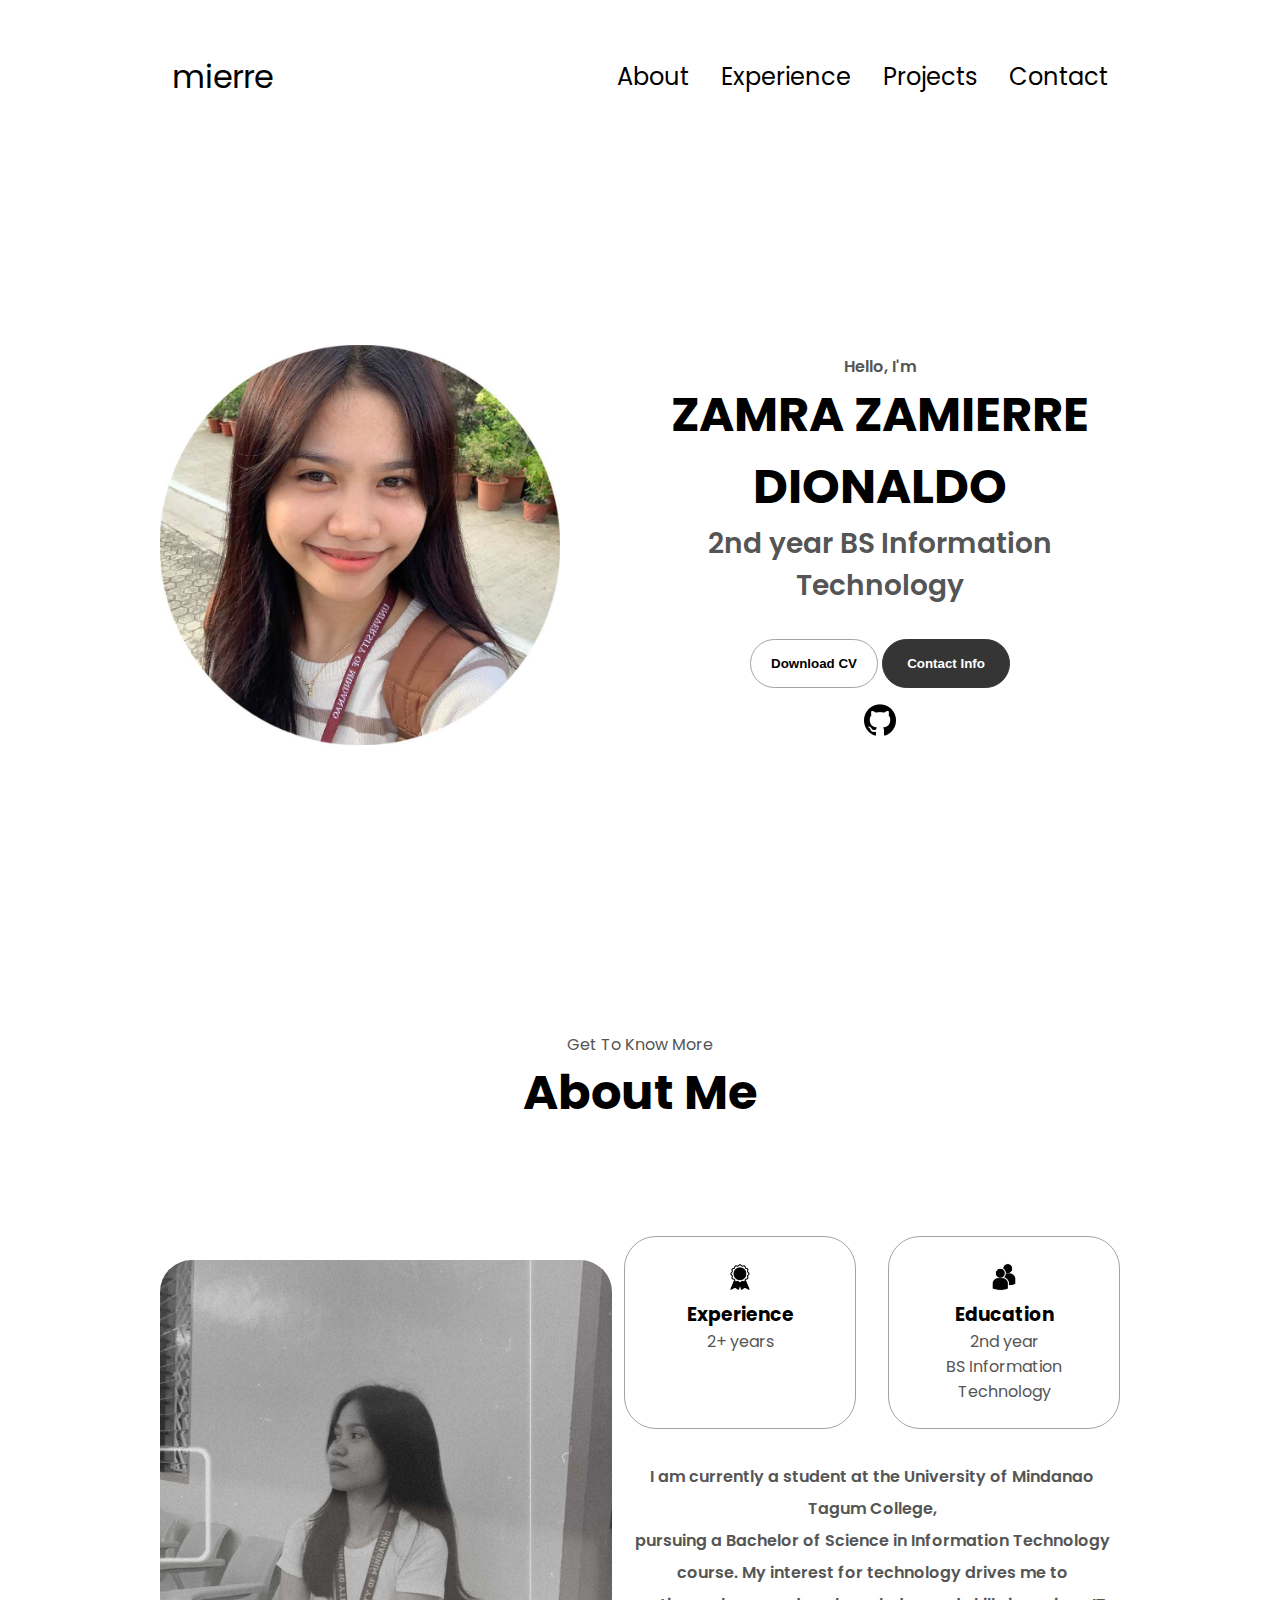
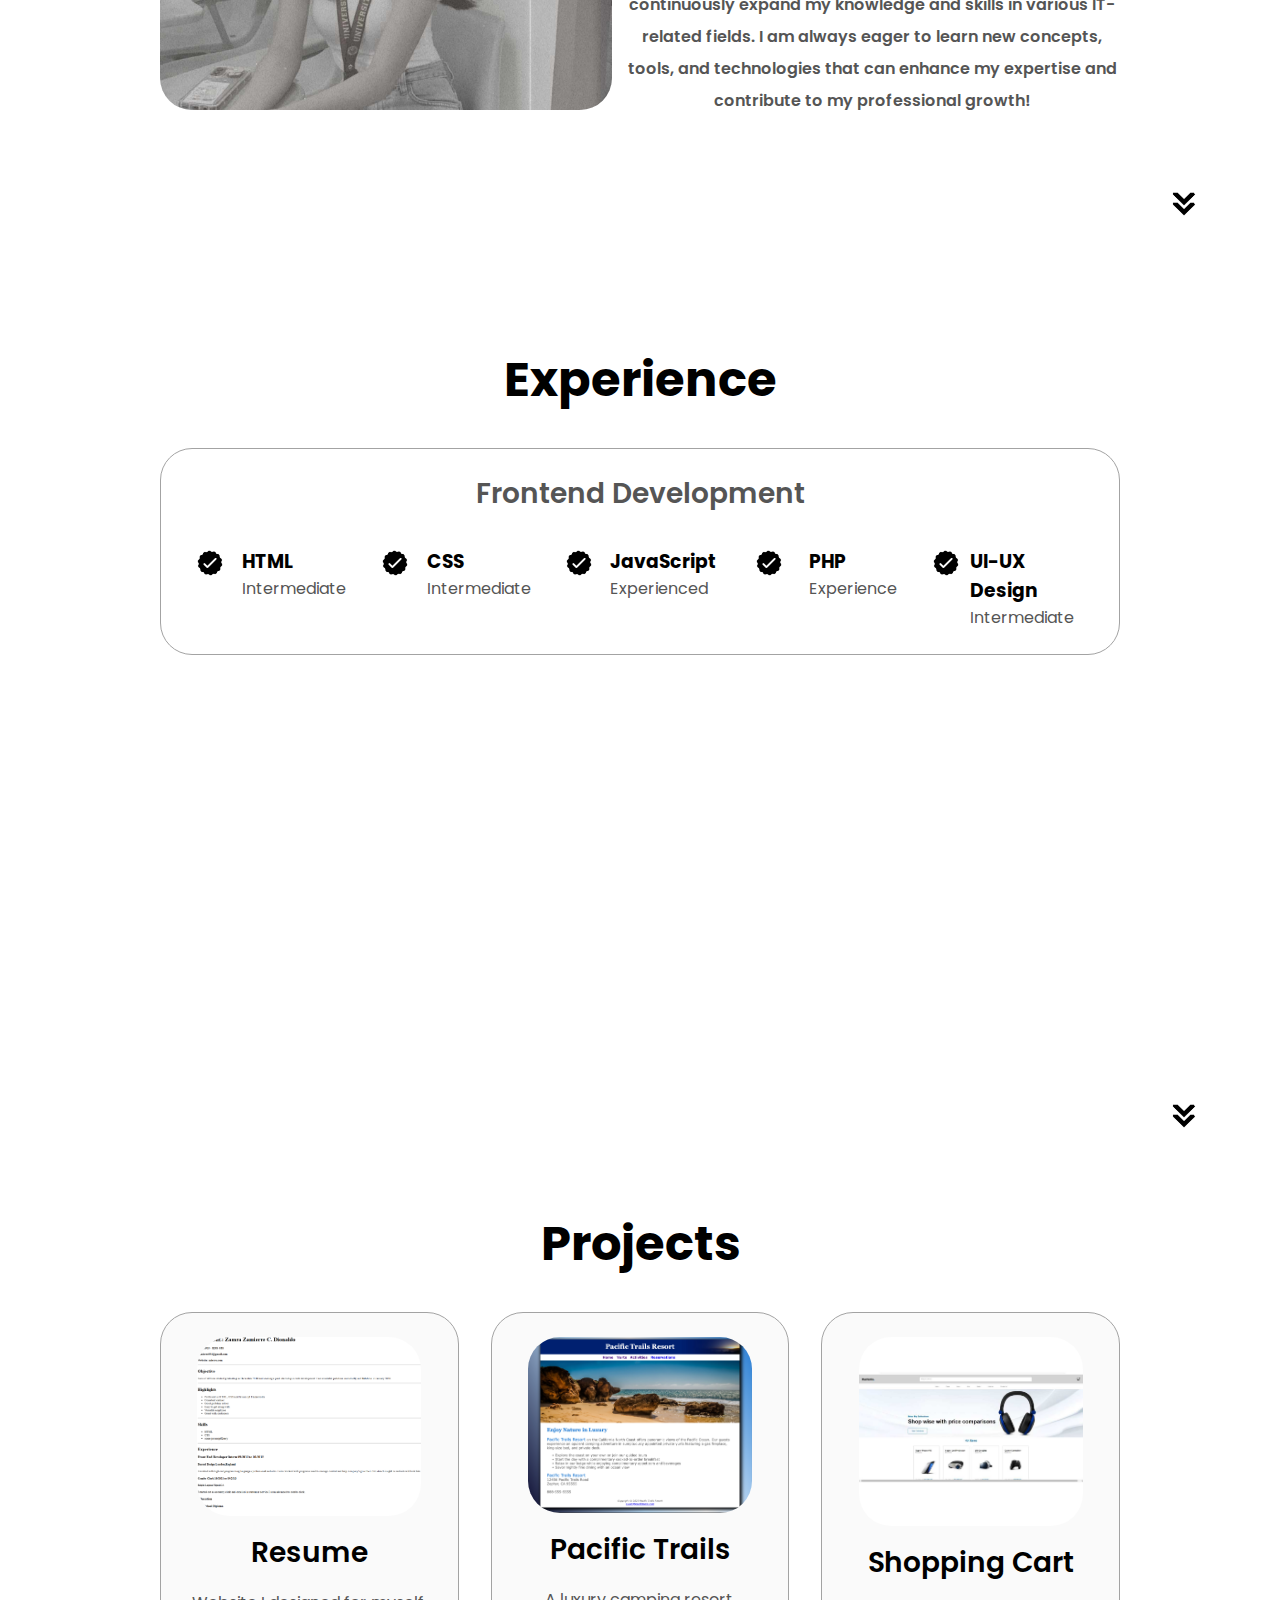
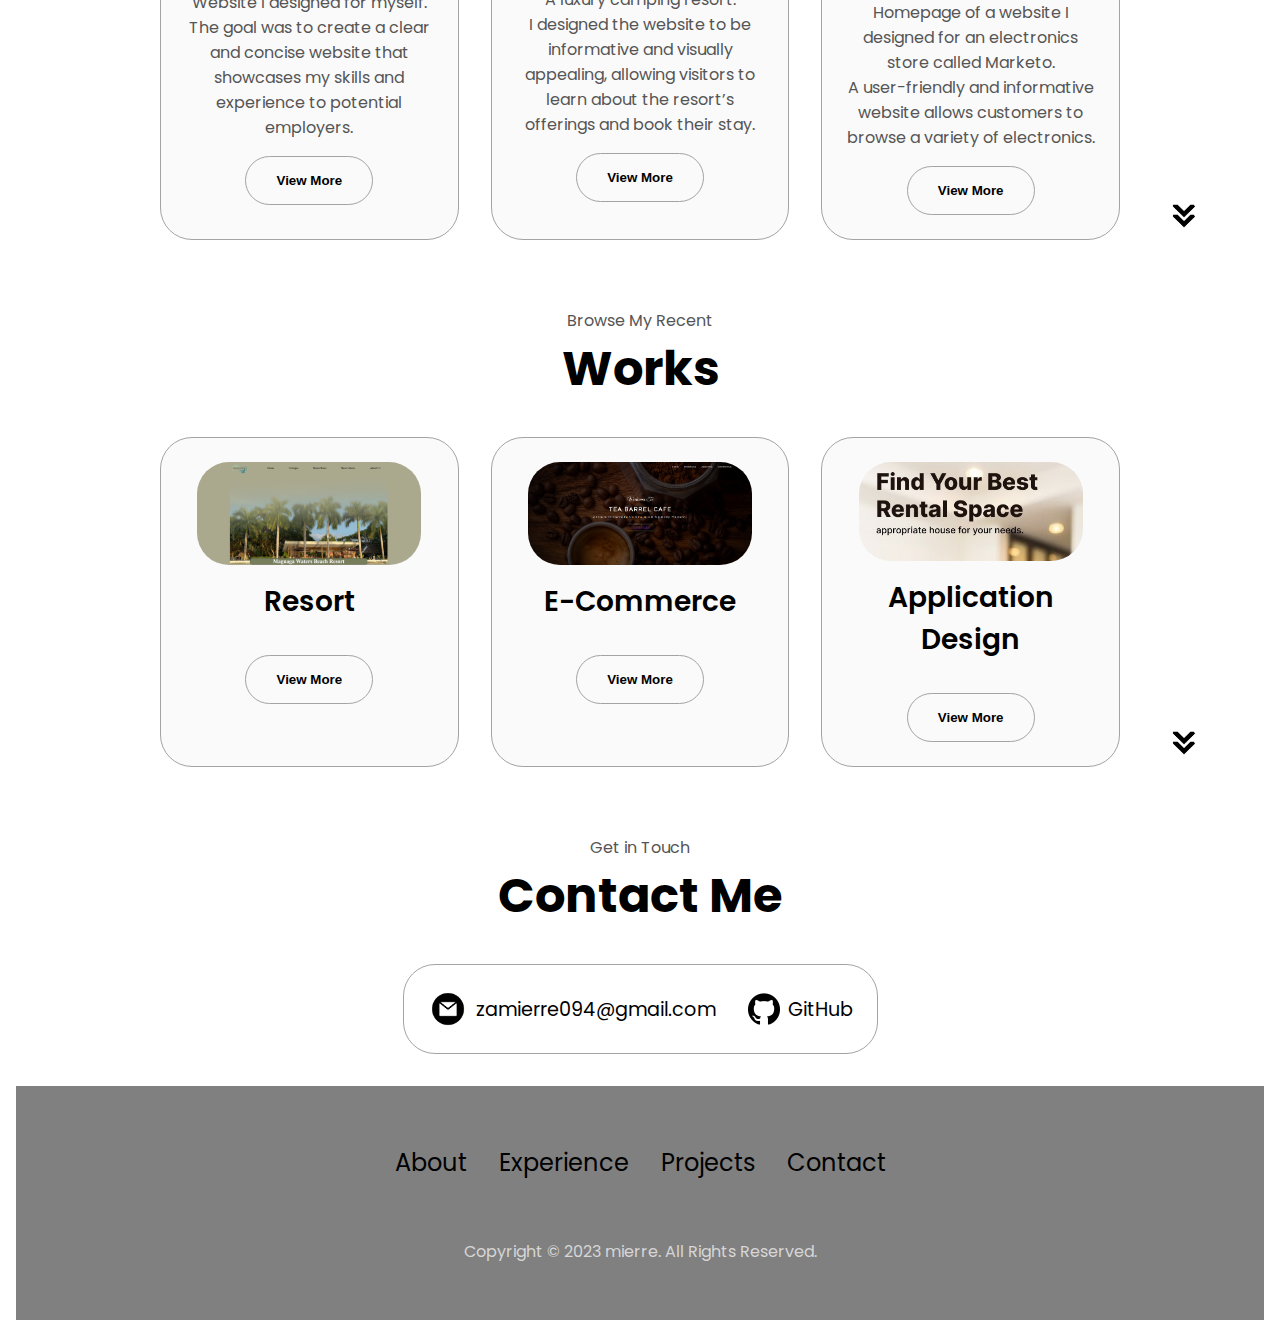
<file: index.html>
<!DOCTYPE html>
<html lang="en">
  <head>
    <meta charset="UTF-8" />
    <meta http-equiv="X-UA-Compatible" content="IE=edge" />
    <meta name="viewport" content="width=device-width, initial-scale=1.0" />
    <title>My Portfolio</title>
    <link rel="stylesheet" href="style.css" />
    <link rel="stylesheet" href="mediaqueries.css" />
  </head>
  <body>
    <nav id="desktop-nav">
      <div class="logo">mierre</div>
      <div>
        <ul class="nav-links">
          <li><a href="#about">About</a></li>
          <li><a href="#experience">Experience</a></li>
          <li><a href="#projects">Projects</a></li>
          <li><a href="#contact">Contact</a></li>
        </ul>
      </div>
    </nav>
    <nav id="hamburger-nav">
      <div class="logo">mierre</div>
      <div class="hamburger-menu">
        <div class="hamburger-icon" onclick="toggleMenu()">
          <span></span>
          <span></span>
          <span></span>
        </div>
        <div class="menu-links">
          <li><a href="#about" onclick="toggleMenu()">About</a></li>
          <li><a href="#experience" onclick="toggleMenu()">Experience</a></li>
          <li><a href="#projects" onclick="toggleMenu()">Projects</a></li>
          <li><a href="#contact" onclick="toggleMenu()">Contact</a></li>
        </div>
      </div>
    </nav>
    <section id="profile">
      <div class="section__pic-container">
        <img src="./assets/pp.jpg" alt="zam" />
      </div>
      <div class="section__text">
        <p class="section__text__p1">Hello, I'm</p>
        <h1 class="title">ZAMRA ZAMIERRE DIONALDO</h1>
        <p class="section__text__p2">2nd year BS Information Technology</p>
        <div class="btn-container">
          <button
                class="btn btn-color-2 project-btn"
              > <a href="/assets/resume.pdf">Download CV</a>
              </button>
          <button class="btn btn-color-1" onclick="location.href='./#contact'">
            Contact Info
          </button>
        </div>
        <div id="socials-container">
          <img
            src="./assets/github.png"
            alt="My Github profile"
            class="icon"
            onclick="location.href='https://github.com/dionaldozam'"
          />
        </div>
      </div>
    </section>
    <section id="about">
      <p class="section__text__p1">Get To Know More</p>
      <h1 class="title">About Me</h1>
      <div class="section-container">
        <div class="section__pic-container">
          <img
            src="./assets/abt1-pic.jpg"
            alt="Profile picture"
            class="about-pic"
          />
        </div>
        <div class="about-details-container">
          <div class="about-containers">
            <div class="details-container">
              <img
                src="./assets/experience.png"
                alt="Experience icon"
                class="icon"
              />
              <h3>Experience</h3>
              <p>2+ years <br /></p>
            </div>
            <div class="details-container">
              <img
                src="./assets/education.png"
                alt="Education icon"
                class="icon"
              />
              <h3>Education</h3>
              <p>2nd year <br /> BS Information Technology</p>
            </div>
          </div>
          <div class="text-container1">
            <p>
             I am currently a student at the University of Mindanao Tagum College, <br>
               pursuing a Bachelor of Science in Information Technology course.  My interest for technology drives me to continuously expand my knowledge and skills in various IT-related fields. 
              I am always eager to learn new concepts, tools, and technologies that can enhance my expertise and contribute to my professional growth!
             

            </p>
          </div>
        </div>
      </div>
      <img
        src="./assets/arrow.png"
        alt="Arrow icon"
        class="icon arrow"
        onclick="location.href='./#experience'"
      />
    </section>
    <section id="experience">
      
      <h1 class="title">Experience</h1>
      <div class="experience-details-container">
        <div class="about-containers">
          <div class="details-container">
            <h2 class="experience-sub-title">Frontend Development</h2>
           
            <div class="article-container">
              <article>
                <img
                  src="./assets/checkmark.png"
                  alt="Experience icon"
                  class="icon"
                />
                <div>
                  <h3>HTML</h3>
                  <p>Intermediate</p>
                </div>
              </article>
              <article>
                <img
                  src="./assets/checkmark.png"
                  alt="Experience icon"
                  class="icon"
                />
                <div>
                  <h3>CSS</h3>
                  <p>Intermediate</p>
                </div>
              </article>
            
              <article>
                <img
                  src="./assets/checkmark.png"
                  alt="Experience icon"
                  class="icon"
                />
                <div>
                  <h3>JavaScript</h3>
                  <p>Experienced</p>
                </div>
              </article>
              
              <article>
                <img
                  src="./assets/checkmark.png"
                  alt="Experience icon"
                  class="icon"
                />
                <div>
                  <h3>PHP</h3>
                  <p>Experience</p>
                </div>
              </article>
            
              <article>
                <img
                  src="./assets/checkmark.png"
                  alt="Experience icon"
                  class="icon"
                />
                <div>
                  <h3>UI-UX Design</h3>
                  <p>Intermediate</p>
                </div>
              </article>
            </div>
          </div>
         
            </div>
          </div>
        </div>
      </div>
      <img
        src="./assets/arrow.png"
        alt="Arrow icon"
        class="icon arrow"
        onclick="location.href='./#projects'"
      />
    </section>

    <section id="projects">
      <p class="section__text__p1"></p>
      <h1 class="title">Projects</h1>
      <div class="experience-details-container">
        <div class="about-containers">
          <div class="details-container color-container">
            <div class="article-container">
              <img
                src="./assets/rsm.png"
                alt="Project 1"
                class="project-img"
              />
            </div>
            <h2 class="experience-sub-title project-title">Resume</h2>
            <div class="btn-container">
              <div class="para">
                <p>Website I designed for myself. <br> The goal was to create a clear and concise website that showcases my skills
                  and experience to potential employers.</p>
              </div>
             
              <button
                class="btn btn-color-2 project-btn"
              > <a href="./resume/resume.html" target="_blank">View More</a>
              </button>
              
            </div>
          </div>
          <div class="details-container color-container">
            <div class="article-container">
              <img
                src="./assets/prct.png"
                alt="Project 2"
                class="project-img"
              />
            </div>
            <h2 class="experience-sub-title project-title">Pacific Trails</h2>
            <div class="btn-container">
              <div class="para">
                <p>A luxury camping resort. <br> I designed the website to be informative and visually appealing,
                  allowing visitors to learn about the resort’s offerings and book their stay.</p>
              </div>
              
              <button
                class="btn btn-color-2 project-btn"
              > <a href="./pacific/index.html" target="_blank">View More</a>
              </button>
              
            </div>
          </div>
         
          <div class="details-container color-container">
            <div class="article-container">
              <img
                src="./assets/spcrtt.jpg"
                alt="Project 3"
                class="project-img"
              />
            </div>
            <h2 class="experience-sub-title project-title">Shopping Cart</h2>
            <div class="btn-container">
              <div class="para">
                <p>Homepage of a website I designed for an electronics store called Marketo. <br> 
                  A user-friendly and informative website allows customers to browse a variety of electronics.</p>
              </div>
              <button
                class="btn btn-color-2 project-btn"
              > <a href="./assets/spcrtt.jpg" target="_blank">View More</a>
              </button>
              
            </div>
          </div>
        </div>
      </div>
      <img
        src="./assets/arrow.png"
        alt="Arrow icon"
        class="icon arrow"
        onclick="location.href='./#contact'"
      />
    </section>
    <!--WORKS-->
    <section id="projects">
      <p class="section__text__p1">Browse My Recent</p>
      <h1 class="title">Works</h1>
      <div class="experience-details-container">
        <div class="about-containers">
          <div class="details-container color-container">
            <div class="article-container">
              <img
                src="./assets/resort.png"
                alt="Project 1"
                class="project-img"
              />
            </div>
            <h2 class="experience-sub-title project-title">Resort</h2>
            <div class="btn-container">
              <button
                class="btn btn-color-2 project-btn"
              > <a href="./resort/index.html" target="_blank">View More</a>
              </button>
              
            </div>
          </div>
          <div class="details-container color-container">
            <div class="article-container">
              <img
                src="./assets/L1.png"
                alt="Project 2"
                class="project-img"
              />
            </div>
           
            <h2 class="experience-sub-title project-title">E-Commerce</h2>
            <div class="btn-container">
              <button
                class="btn btn-color-2 project-btn"
              > <a href="/e-commerce/index.htm" target="_blank">View More</a>
              </button>
              
            </div>
          </div>

          <div class="details-container color-container">
            <div class="article-container">
              <img
                src="./assets/welcome page.jpg"
                alt="Project 2"
                class="project-img"
              />
            </div>
           
            <h2 class="experience-sub-title project-title">Application Design</h2>
            <div class="btn-container">
              <button
                class="btn btn-color-2 project-btn"
              > <a href="https://www.figma.com/design/GakIpTputGAswKI9RoYc1Y/Untitled?node-id=0-1&t=73eYr7jmClBpxOnX-1" target="_blank">View More</a>
              </button>
              
            </div>
          </div>
        </div>
      </div>
      <img
        src="./assets/arrow.png"
        alt="Arrow icon"
        class="icon arrow"
        onclick="location.href='./#contact'"
      />
    </section>






    
    <section id="contact">
      <p class="section__text__p1">Get in Touch</p>
      <h1 class="title">Contact Me</h1>
      <div class="contact-info-upper-container">
        <div class="contact-info-container">
          <img
            src="./assets/email.png"
            alt="Email icon"
            class="icon contact-icon email-icon"
          />
          <p><a href="mailto:zamierre094@gmail.com" target="_blank">zamierre094@gmail.com</a></p>
        </div>
        <div class="contact-info-container">
          <img
            src="./assets/github.png"
            alt="LinkedIn icon"
            class="icon contact-icon"
          />
          <p><a href="https://github.com/dionaldozam" target="_blank">GitHub</a></p>
        </div>
      </div>
    </section>

    
    <footer>
      <nav>
        <div class="nav-links-container">
          <ul class="nav-links">
            <li><a href="#about">About</a></li>
            <li><a href="#experience">Experience</a></li>
            <li><a href="#projects">Projects</a></li>
            <li><a href="#contact">Contact</a></li>
          </ul>
        </div>
      </nav>
      <p>Copyright &#169; 2023 mierre. All Rights Reserved.</p>
    </footer>
    <script src="script.js"></script>
  </body>
</html>
</file>
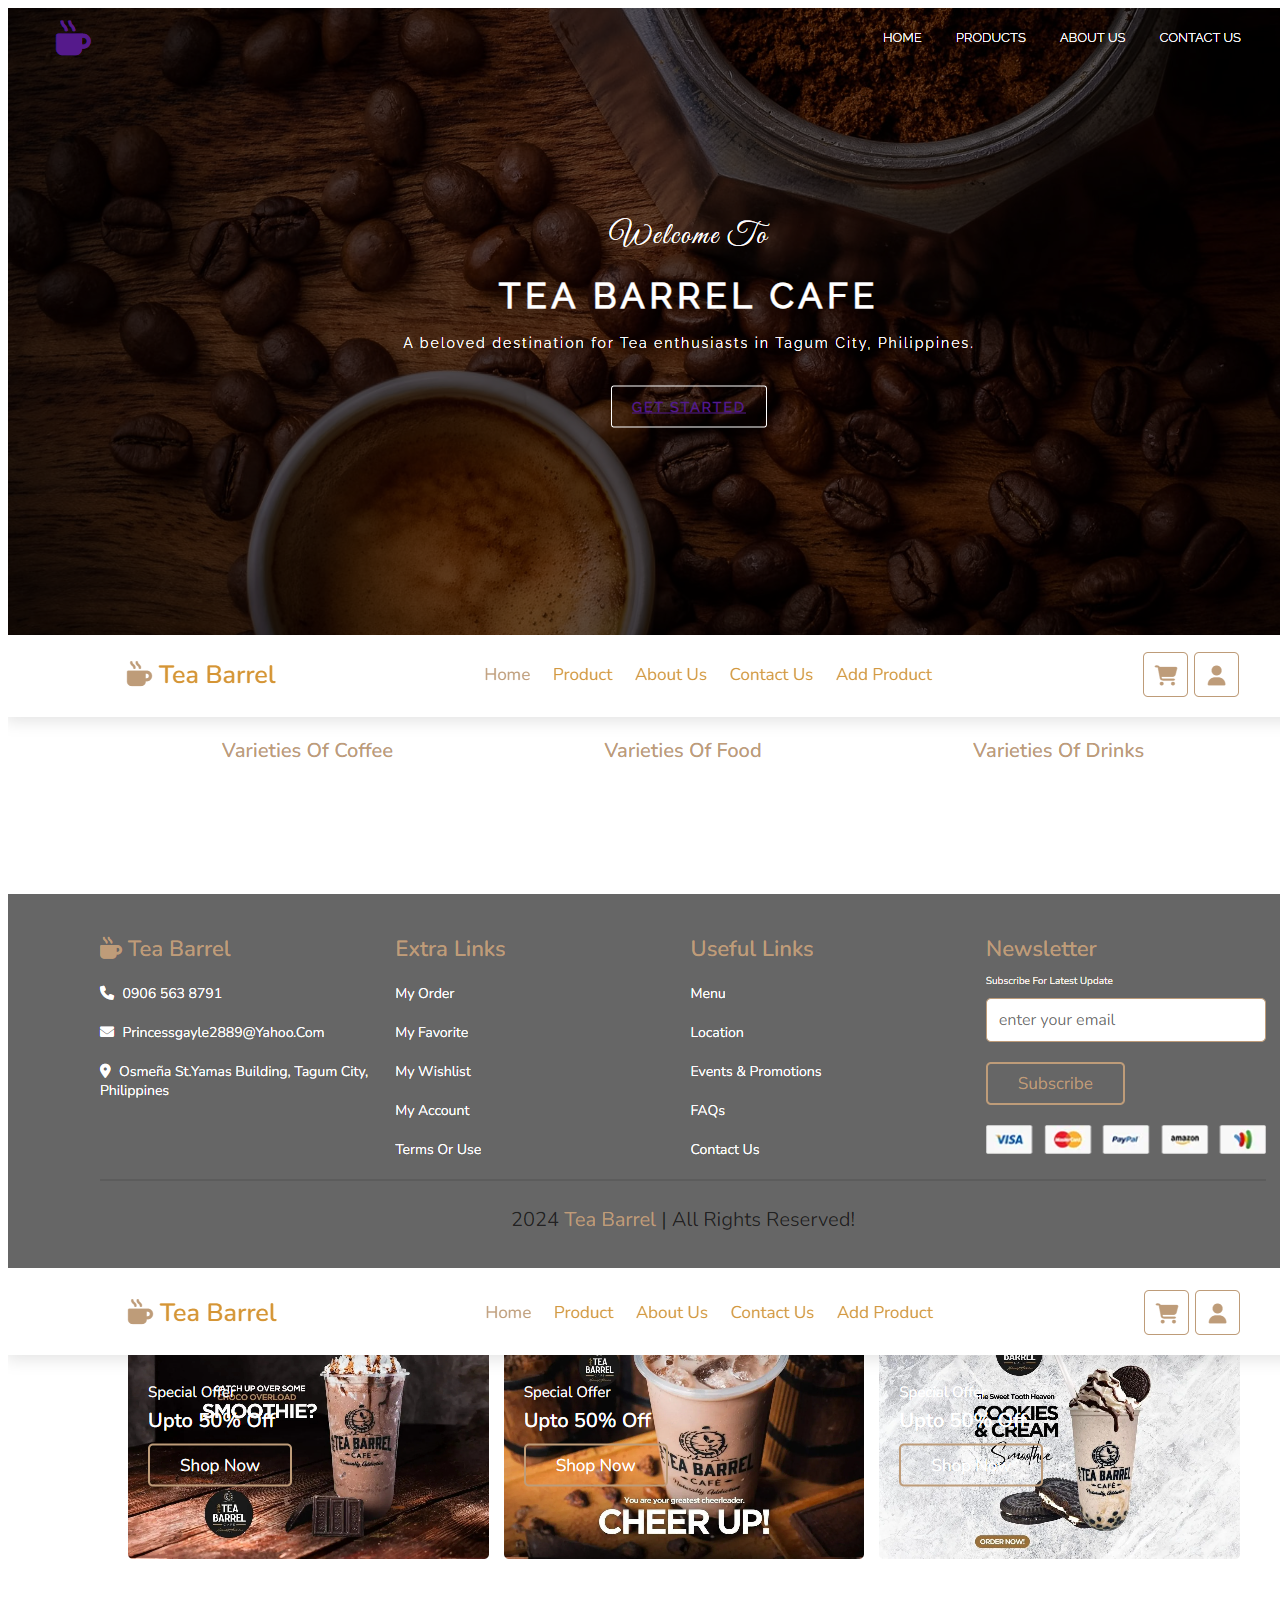
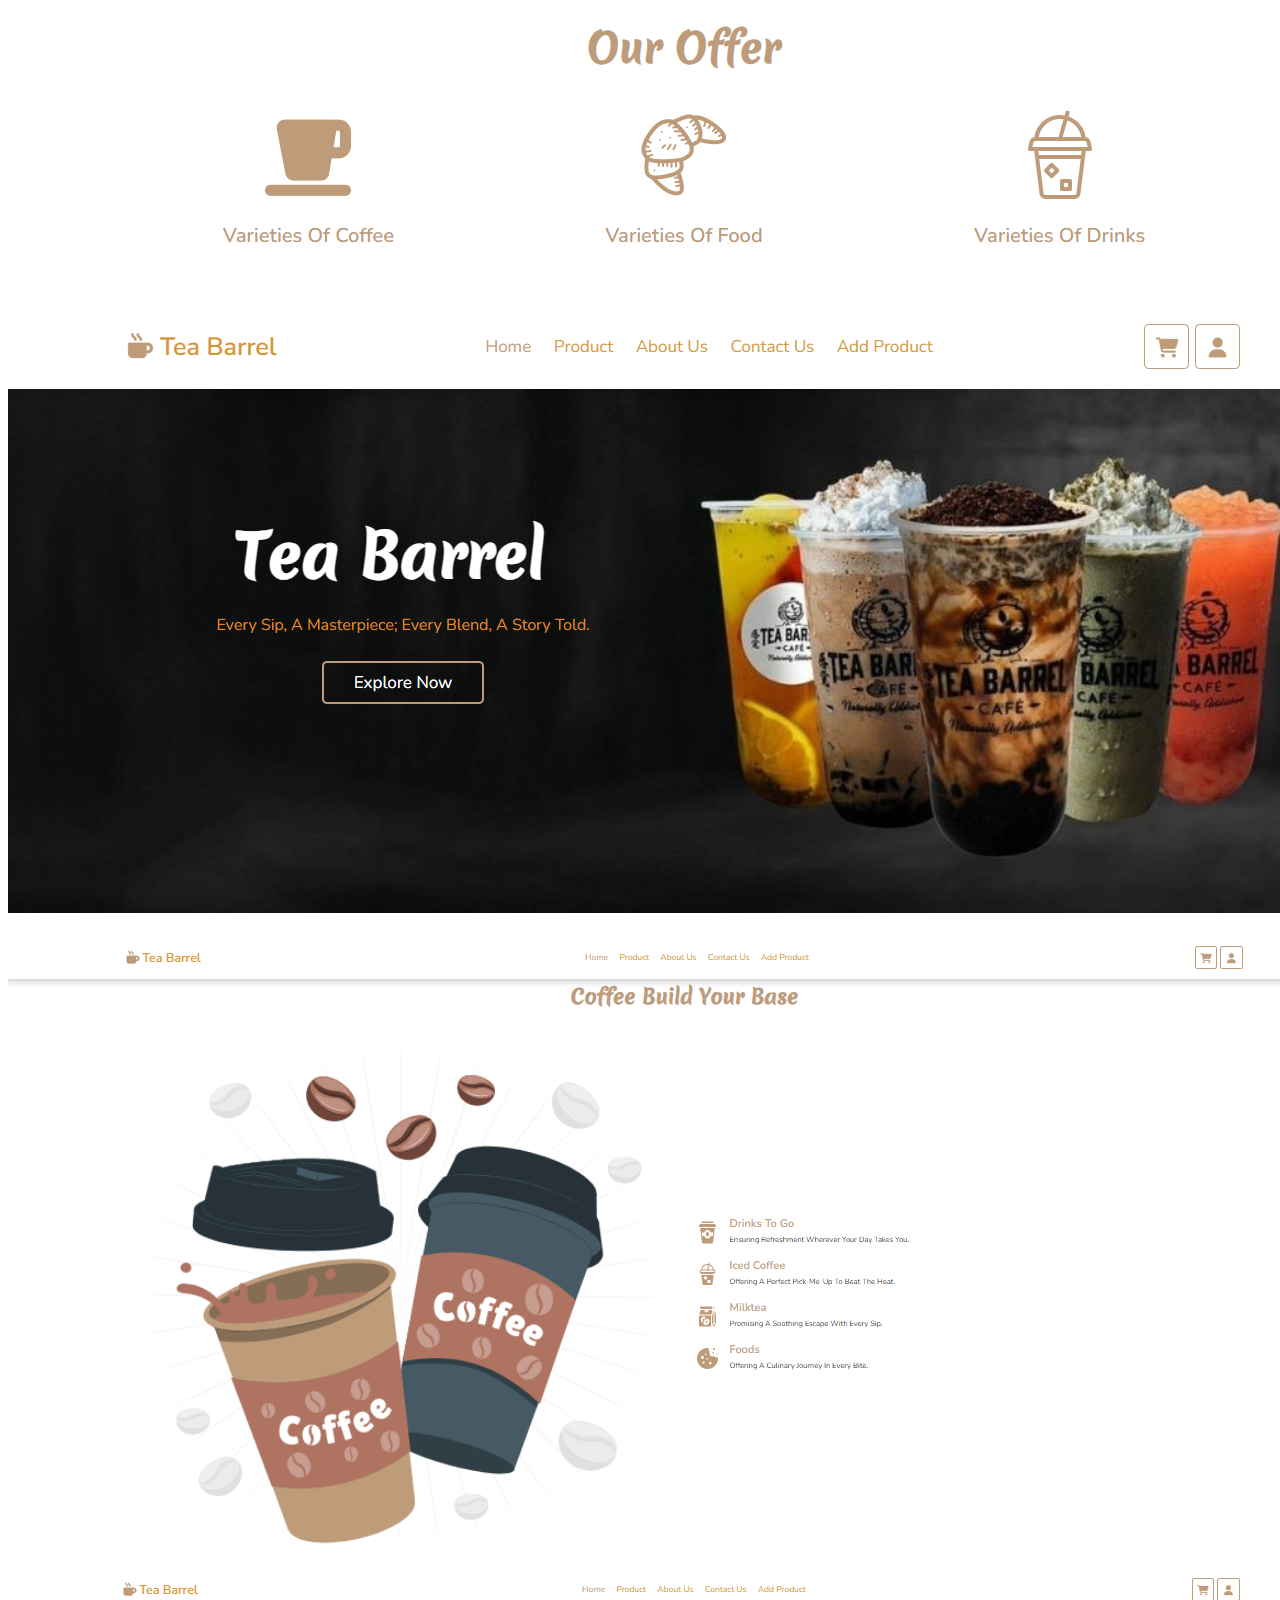
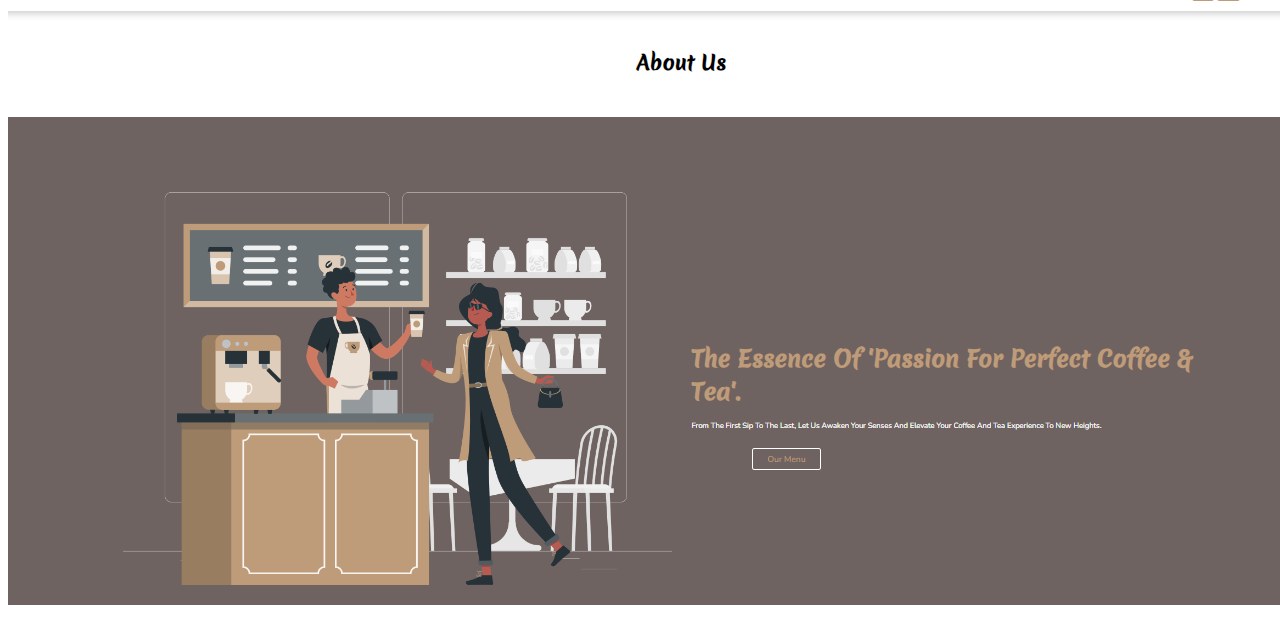
<file: e-commerce/index.htm>
<!DOCTYPE html>
<html lang="en">
<head>
          <meta charset="UTF-8">
          <meta name="viewport" content="width=device-width, initial-scale=1.0">
          <title>E-Commerce</title>
</head>
<body>
          <img src="/e-commerce/L1.png" alt="">
          <img src="/e-commerce/h3.png" alt="">
          <img src="/e-commerce/h2.png" alt="">
          <img src="/e-commerce/h1.png" alt="">
          <img src="/e-commerce/a2.png" alt="">
          <img src="/e-commerce/a1.png" alt="">
          
</body>
</html>
</file>
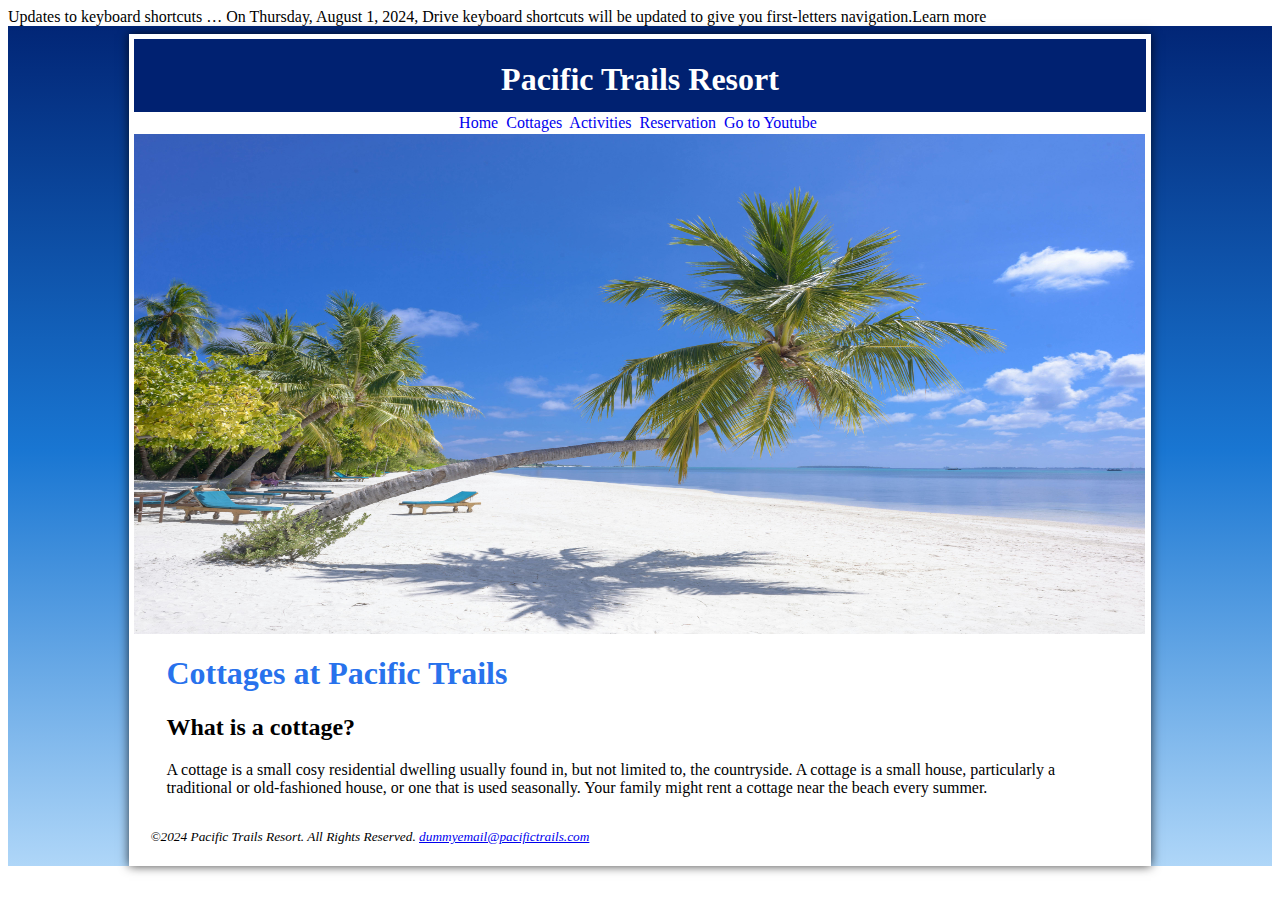
<file: pacific/cottages.html>
Updates to keyboard shortcuts … On Thursday, August 1, 2024, Drive keyboard shortcuts will be updated to give you first-letters navigation.Learn more
<!DOCTYPE html>
<html lang="en">
    <div class ="background">
<head>
    <div class="h1">
    <meta charset="UTF-8">
    <meta name="viewport" content="width=device-width, initial-scale=1.0">
    <title>Pacific Trails Resort</title>
    
    <link rel="stylesheet" href="../pacific/main.css">
</div>
</head>

<body>
    <div class="wrapper">
    <div class="body">
<header>
    <div class ="title">
    <h1>Pacific Trails Resort</h1>
   
       
</header> 
    <nav>
        <div class="nav">
        <div class="nav a">
        <div class="navigations">
        <a href="/pacific/index.html">Home</a>&nbsp;
        <a href="/pacific/cottages.html">Cottages</a>&nbsp;
        <a href="/pacific/activities.html">Activities</a>&nbsp;
        <a href="/pacific/reservations.html">Reservation</a>&nbsp;
        <a href="https://www.youtube.com">Go to Youtube</a>&nbsp;
    </div>
    </div>
    </div>
    </nav>

<div class="cottagehero">
</div>
    
    
    <main>
        <div class="main">
        <h1 style="color:#2872EC">
            Cottages at Pacific Trails</h1>
        <h2>What is a cottage?</h2>
        <p>A cottage is a small cosy residential dwelling usually found in, but not limited to, the countryside. 
            A cottage is a small house, particularly a traditional or old-fashioned house, or one that is used seasonally. 
            Your family might rent a cottage near the beach every summer. </p>
        
    </div>
    </main>
    
</div>
    <footer>
        <div class="footer">
        <small>
            <em>
                &copy;2024 Pacific Trails Resort. All Rights Reserved. <a href="#">dummyemail@pacifictrails.com</a>&nbsp;</small>
            </em>   
        </div>  
    </footer>
</div>
</div>
</body>
</div>
</div>
</html>
</file>
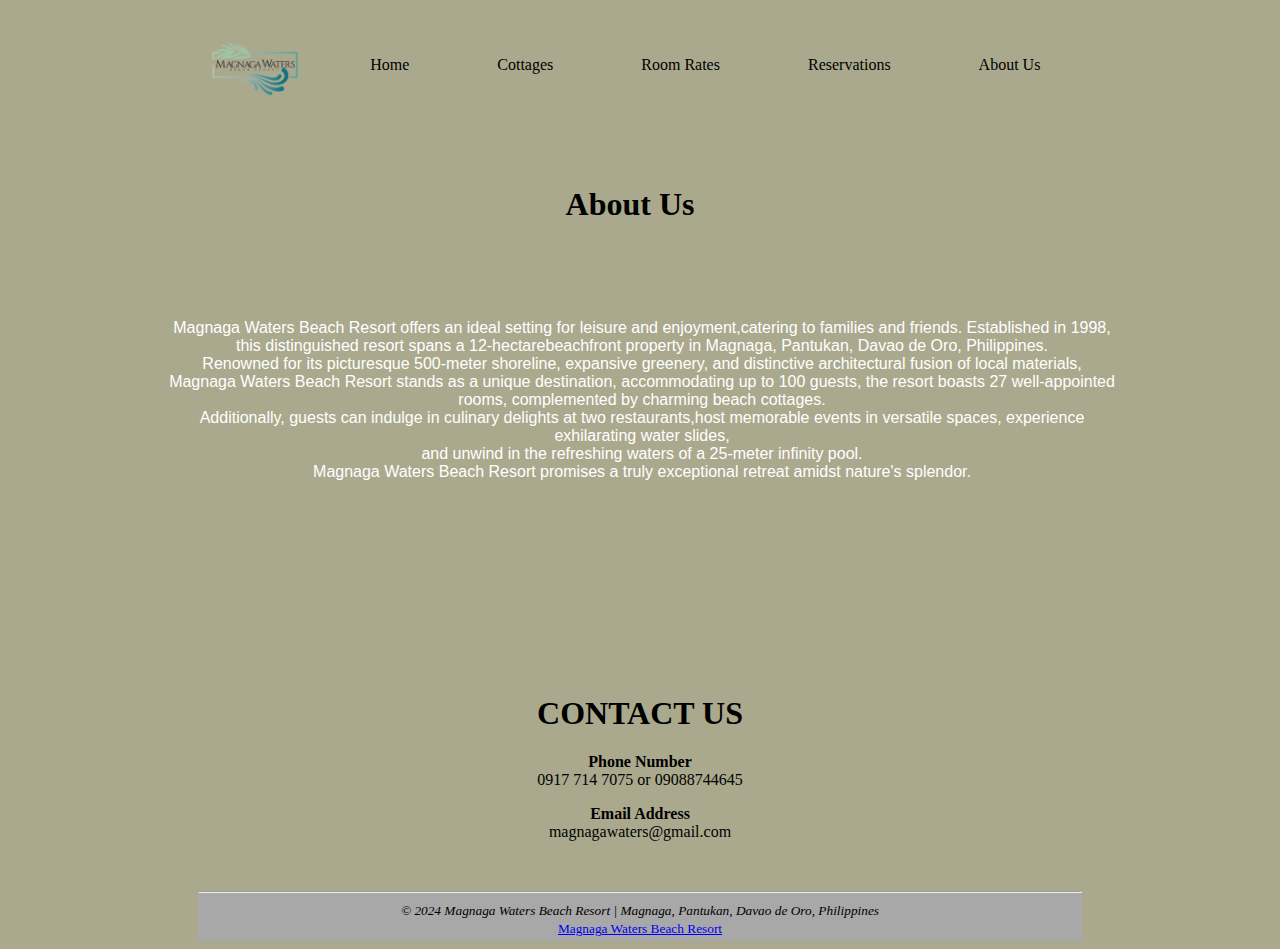
<file: resort/aboutus.html>
<!DOCTYPE html>
<html lang="en">

<head>
          <meta charset="UTF-8">
          <meta name="viewport" content="width=device-width, initial-scale=1.0">
          <title>Magnaga Waters Beach Resort</title>
          <link rel="stylesheet" href="../resort/main.css">
</head>
<body>
          <div class="wrapper">
                    <header>

                    </header>
                    <nav>
                              <ul>
                                        <li><a href="/resort/index.html">Home</a></li>
                                        <li><a href="/resort/cottage.html">Cottages</a></li>
                                        <li><a href="/resort/roomrates.html">Room Rates</a></li>
                                        <li><a href="/resort/reservations.html">Reservations</a></li>
                                        <li><a href="/resort/aboutus.html">About Us</a></li>
                              </ul>
                    </nav>

                    <main>
                              
          </div>
          <div class="abt">
                    <h1>About Us</h1>
                    <p>Magnaga Waters Beach Resort offers an ideal setting for leisure and enjoyment,catering to families and friends.
                    Established in 1998, this distinguished resort spans a 12-hectarebeachfront property in Magnaga, Pantukan, Davao de Oro, Philippines.
                    <br>Renowned for its picturesque 500-meter shoreline, expansive greenery, and distinctive architectural fusion of local materials, Magnaga Waters Beach Resort stands as a unique destination,
                     accommodating up to 100 guests, the resort boasts 27 well-appointed rooms, complemented by charming beach cottages. <br>
                   Additionally, guests can indulge in culinary delights at two restaurants,host memorable events in versatile spaces, experience exhilarating water slides, <br> and unwind in the refreshing waters of a 25-meter infinity pool.
                   <br> Magnaga Waters Beach Resort promises a truly exceptional retreat amidst nature's splendor.</p>
                    </main>
          </div>
          <div class="abtc">
                    <h1>CONTACT US </h1>
                    <p><b>Phone Number</b><br>
                               0917 714 7075  or 09088744645</p>
                               <p><b>Email Address</b><br>
                                        magnagawaters@gmail.com</p> <br>
                                          <p></p>
          </div>
          <footer>
                    <hr>
                    <small>
                              <i> &copy; 2024 Magnaga Waters Beach Resort | Magnaga, Pantukan, Davao de Oro, Philippines </i> <br>
                              <i></i> <a href="https://www.facebook.com/magnagawaters?mibextid=ZbWKwL">Magnaga Waters
                                        Beach Resort</a></i>
                    </small>
          </footer>

</body>


</html>
</file>
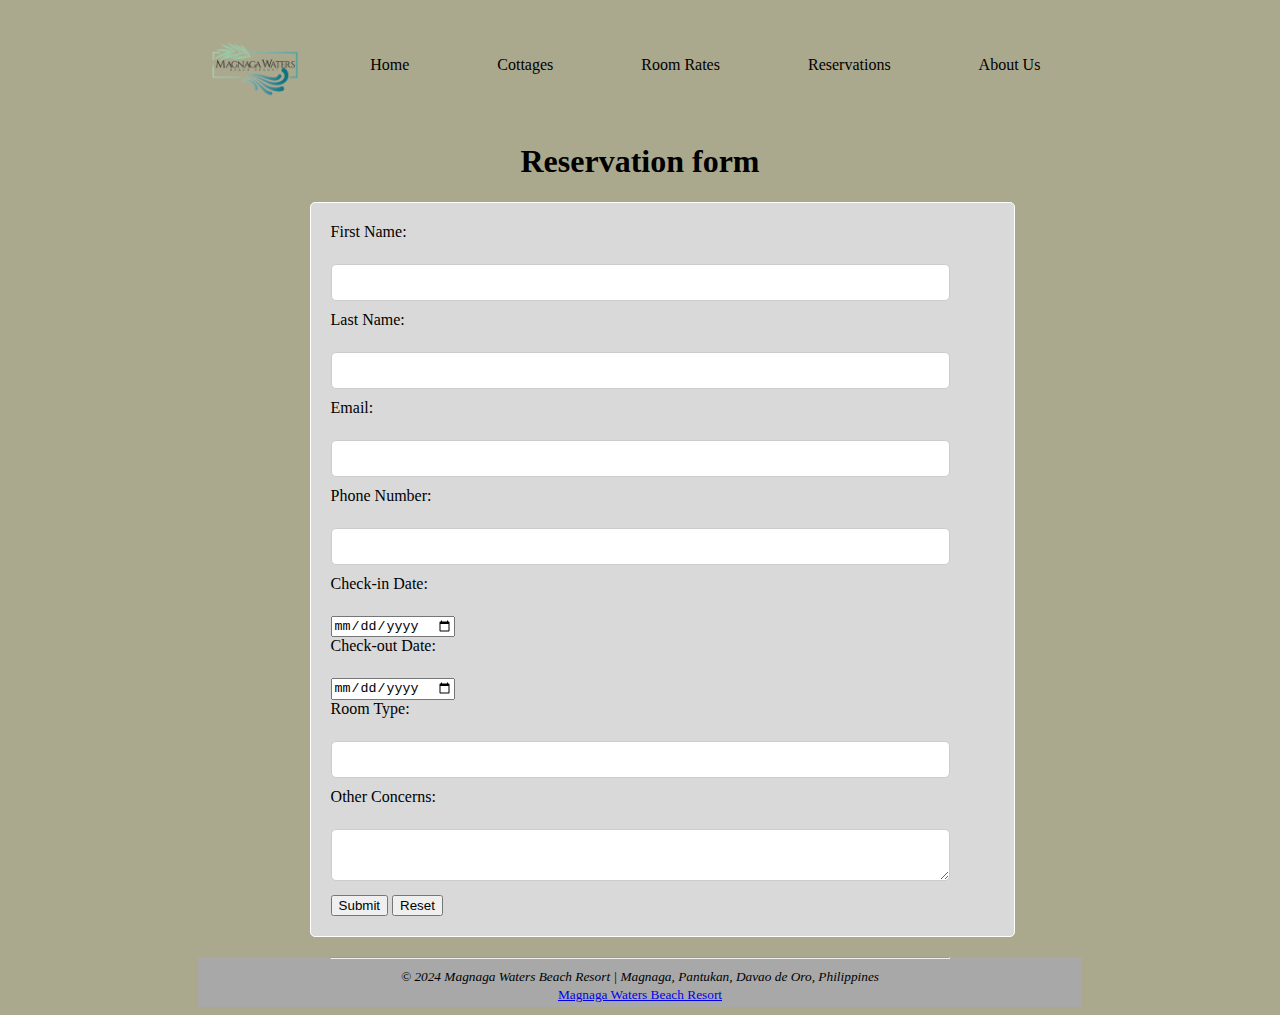
<file: resort/reservations.html>
<!DOCTYPE html>
<html lang="en">

<head>
          <meta charset="UTF-8">
          <meta name="viewport" content="width=device-width, initial-scale=1.0">
          <title>Magnaga Waters Beach Resort</title>
          <link rel="stylesheet" href="../resort/main.css">
</head>

<body>
          <div class="wrapper">
                
                    <nav>
                              <ul>
                                        <li><a href="/resort/index.html">Home</a></li>
                                        <li><a href="/resort/cottage.html">Cottages</a></li>
                                        <li><a href="/resort/roomrates.html">Room Rates</a></li>
                                        <li><a href="/resort/reservations.html">Reservations</a></li>
                                        <li><a href="/resort/aboutus.html">About Us</a></li>
                              </ul>
                    </nav>


                    <main>
                        <div class="fm">
                        <h1> Reservation form</h1>
                        </div>
                        <form action="reservation_process.php" method="POST">
                            <label for="first_name">First Name:</label><br>
                            <input type="text" id="first_name" name="first_name" required><br>
                            
                            <label for="last_name">Last Name:</label><br>
                            <input type="text" id="last_name" name="last_name" required><br>
                            
                            <label for="email">Email:</label><br>
                            <input type="email" id="email" name="email" required><br>
                            
                            <label for="phone_number">Phone Number:</label><br>
                            <input type="tel" id="phone_number" name="phone_number" required><br>

                            <label for="check_in_date">Check-in Date:</label><br>
                            <input type="date" id="check_in_date" name="check_in_date" required><br>
                                
                            <label for="check_out_date">Check-out Date:</label><br>
                            <input type="date" id="check_out_date" name="check_out_date" required><br>
                                
                            <label for="room_type">Room Type:</label><br>
                            <input type="text" name="room_type" name="room_type" required><br>
                                
                            <label for="other_concerns">Other Concerns:</label><br>
                            <textarea id="other_concerns" name="other_concerns"></textarea><br>
                                
                            <input type="submit" value="Submit">
                            <input type="reset" value="Reset">
                            </form>
                        


                    </main>
          </div>
          <footer>
                    <footer>
                              <hr>
                              <small>
                                        <i> &copy; 2024 Magnaga Waters Beach Resort | Magnaga, Pantukan, Davao de Oro, Philippines </i> <br>
                                        <i></i> <a href="https://www.facebook.com/magnagawaters?mibextid=ZbWKwL">Magnaga Waters
                                                  Beach Resort</a></i>
                              </small>
                    </footer>
          </footer>

</body>

</html>
</file>
<file: style.css>
/* GENERAL */

@import url("https://fonts.googleapis.com/css2?family=Poppins:wght@300;400;500;600&display=swap");

* {
  margin: 0;
  padding: 0;
}

body {
  font-family: "Poppins", sans-serif;
}

html {
  scroll-behavior: smooth;
}

p {
  color: rgb(85, 85, 85);
}

/* TRANSITION */

a,
.btn {
  transition: all 300ms ease;
}

/* DESKTOP NAV */

nav,
.nav-links {
  display: flex;
}

nav {
  justify-content: space-around;
  align-items: center;
  height: 17vh;
}

.nav-links {
  gap: 2rem;
  list-style: none;
  font-size: 1.5rem;
}

a {
  color: black;
  text-decoration: none;
  text-decoration-color: white;
}

a:hover {
  color: #50623A;
  text-decoration: underline;
  text-underline-offset: 1rem;
  text-decoration-color: #50623A;
}

.logo {
  font-size: 2rem;
}

.logo:hover {
  cursor: default;
}

/* HAMBURGER MENU */

#hamburger-nav {
  display: none;
}

.hamburger-menu {
  position: relative;
  display: inline-block;
}

.hamburger-icon {
  display: flex;
  flex-direction: column;
  justify-content: space-between;
  height: 24px;
  width: 30px;
  cursor: pointer;
}

.hamburger-icon span {
  width: 100%;
  height: 2px;
  background-color: black;
  transition: all 0.3 ease-in-out;
}

.menu-links {
  position: absolute;
  top: 100%;
  right: 0;
  background-color: white;
  width: fit-content;
  max-height: 0;
  overflow: hidden;
  transition: all 0.3 ease-in-out;
}

.menu-links a {
  display: block;
  padding: 10px;
  text-align: center;
  font-size: 1.5rem;
  color: black;
  text-decoration: none;
  transition: all 0.3 ease-in-out;
}

.menu-links li {
  list-style: none;
}

.menu-links.open {
  max-height: 300px;
}

.hamburger-icon.open span:first-child {
  transform: rotate(45deg) translate(10px, 5px);
}

.hamburger-icon.open span:nth-child(2) {
  opacity: 0;
}

.hamburger-icon.open span:last-child {
  transform: rotate(-45deg) translate(10px, -5px);
}

.hamburger-icon span:first-child {
  transform: none;
}

.hamburger-icon span:first-child {
  opacity: 1;
}

.hamburger-icon span:first-child {
  transform: none;
}

/* SECTIONS */

section {
  padding-top: 4vh;
  height: 96vh;
  margin: 0 10rem;
  box-sizing: border-box;
  min-height: fit-content;
}

.section-container {
  display: flex;
}

/* PROFILE SECTION */

#profile {
  display: flex;
  justify-content: center;
  gap: 5rem;
  height: 80vh;
}

.section__pic-container {
  display: flex;
  height: 400px;
  width: 400px;
  margin: auto 0;
}

.section__text {
  align-self: center;
  text-align: center;
}

.section__text p {
  font-weight: 600;
}

.section__text__p1 {
  text-align: center;
}

.section__text__p2 {
  font-size: 1.75rem;
  margin-bottom: 1rem;
}

.title {
  font-size: 3rem;
  text-align: center;
}

#socials-container {
  display: flex;
  justify-content: center;
  margin-top: 1rem;
  gap: 1rem;
}

/* ICONS */

.icon {
  cursor: pointer;
  height: 2rem;
}

/* BUTTONS */

.btn-container {
  
  justify-content: center;
  gap: 1rem;

}

.btn {
  font-weight: 600;
  transition: all 300ms ease;
  padding: 1rem;
  width: 8rem;
  border-radius: 2rem;
  margin-top: 1rem;
 
 
}

.btn-color-1,
.btn-color-2 {
  border: rgb(53, 53, 53) 0.1rem solid;
}

.btn-color-1:hover,
.btn-color-2:hover {
  cursor: pointer;
}

.btn-color-1,
.btn-color-2:hover {
  background: rgb(53, 53, 53);
  color: white;
}

.btn-color-1:hover {
  background: rgb(0, 0, 0);
}

.btn-color-2 {
  background: none;

}

.btn-color-2:hover {
  border: rgb(255, 255, 255) 0.1rem solid;
}

.btn-container {
  gap: 1rem;
}

/* ABOUT SECTION */

#about {
  position: relative;
}

.about-containers {
  gap: 2rem;
  margin-bottom: 2rem;
  margin-top: 2rem;
}

.about-details-container {
  justify-content: center;
  flex-direction: column;
}

.about-containers,
.about-details-container {
  display: flex;
}
.text-container1{

  text-align:center;
  line-height: 2rem;
  font-weight: 550;
}
.about-pic {
  border-radius: 2rem;
  height: 50vh;
}

.arrow {
  position: absolute;
  right: -5rem;
  bottom: 2.5rem;
}

.details-container {
  padding: 1.5rem;
  flex: 1;
  background: white;
  border-radius: 2rem;
  border: rgb(53, 53, 53) 0.1rem solid;
  border-color: rgb(163, 163, 163);
  text-align: center;
  font-weight: normal;
 
}

.section-container {
  gap: 4rem;
  height: 80%;
}

.section__pic-container {
  height: 400px;
  width: 400px;
  margin: auto 0;
}

/* EXPERIENCE SECTION */

#experience {
  position: relative;
margin-top: 3rem;
}
.para{
  text-align: center;

}
.experience-sub-title {
  color: rgb(85, 85, 85);
  font-weight: 600;
  font-size: 1.75rem;
  margin-bottom: 2rem;
}

.experience-details-container {
  display: flex;
  justify-content: center;
  flex-direction: column;
}

.article-container {
  display: flex;
  text-align: initial;
  flex-wrap: wrap;
  flex-direction: row;
  gap: 1rem;
  justify-content: space-around;
}

article {
  display: flex;
  width: 10rem;
  justify-content: space-around;
  gap: 0.5rem;
}

article .icon {
  cursor: default;
}

/* PROJECTS SECTION */

#projects {
  position: relative;
}

.color-container {
  border-color: rgb(163, 163, 163);
  background: rgb(250, 250, 250);
}

.project-img {
  border-radius: 2rem;
  width: 90%;
  height: 90%;
}

.project-title {
  margin: 1rem;
  color: black;
}

.project-btn {
  color: black;
  border-color: rgb(163, 163, 163);
}

/* CONTACT */

#contact {
  display: flex;
  justify-content: center;
  flex-direction: column;
  height: 70vh;
}

.contact-info-upper-container {
  display: flex;
  justify-content: center;
  border-radius: 2rem;
  border: rgb(53, 53, 53) 0.1rem solid;
  border-color: rgb(163, 163, 163);
  background: (250, 250, 250);
  margin: 2rem auto;
  padding: 0.5rem;
}

.contact-info-container {
  display: flex;
  align-items: center;
  justify-content: center;
  gap: 0.5rem;
  margin: 1rem;
}

.contact-info-container p {
  font-size: larger;
}

.contact-icon {
  cursor: default;
}

.email-icon {
  height: 2.5rem;
}

/* FOOTER SECTION */

footer {
  height: 26vh;
  margin: 0 1rem;
}

footer p {
  text-align: center;
  color: #d6d6d6;
}
footer{
  background-color: gray;
  width: 100;
}
</file>
<file: mediaqueries.css>
@media screen and (max-width: 1400px) {
  #profile {
    height: 83vh;
    margin-bottom: 6rem;
  }
  .about-containers {
    flex-wrap: wrap;
  }
  #contact,
  #projects {
    height: fit-content;
  }
}

@media screen and (max-width: 1200px) {
  #desktop-nav {
    display: none;
  }
  #hamburger-nav {
    display: flex;
  }
  #experience,
  .experience-details-container {
    margin-top: 2rem;
  }
  #profile,
  .section-container {
    display: block;
  }
  .arrow {
    display: none;
  }
  section,
  .section-container {
    height: fit-content;
  }
  section {
    margin: 0 5%;
  }
  .section__pic-container {
    width: 275px;
    height: 275px;
    margin: 0 auto 2rem;
  }
  .about-containers {
    margin-top: 0;
  }
}

@media screen and (max-width: 600px) {
  #contact,
  footer {
    height: 40vh;
  }
  #profile {
    height: 83vh;
    margin-bottom: 0;
  }
  article {
    font-size: 1rem;
  }
  footer nav {
    height: fit-content;
    margin-bottom: 2rem;
  }
  .about-containers,
  .contact-info-upper-container,
  .btn-container {
    flex-wrap: wrap;
  }
  .contact-info-container {
    margin: 0;
  }
  .contact-info-container p,
  .nav-links li a {
    font-size: 1rem;
  }
  .experience-sub-title {
    font-size: 1.25rem;
  }
  .logo {
    font-size: 1.5rem;
  }
  .nav-links {
    flex-direction: column;
    gap: 0.5rem;
    text-align: center;
  }
  .section__pic-container {
    width: auto;
    height: 46vw;
    justify-content: center;
  }
  .section__text__p2 {
    font-size: 1.25rem;
  }
  .title {
    font-size: 2rem;
  }
  .text-container {
    text-align: justify;
  }
}
</file>
<file: pacific/main.css>
.title{
    background-color:#002171;
    color: #FFFFFF;
    text-align: center;
    background-repeat: no-repeat;
    background-position: right;
    height: 72px;
    text-align: center;
    padding-top: 1px;
    background-size: contain;
    }
    
    .navigations{
        background: color #83a9ef;
        text-align: center;
    }
    
     .hero{
        background-image: url("./Images/pexels-vincent-gerbouin-1167021.jpg");
        min-height: 500px;
        background-repeat: no-repeat;
        background-size: 100% 100%;   

     }
     .background{
        background: linear-gradient(to bottom, #002171 0%, #1976D2 50%, #BBDEFB 100%);
        background-attachment: fixed;
     }
     
     .wrapper {
        padding: 5px;
        margin-left: auto;
        margin-right: auto;
        background-color: white;
        min-width: 960px;
        max-width: 2048px;
        width: 80%;
        box-shadow: 0px 0px 10px 0px rgba(0,0,0,0.75);
    }

    .body {
        
        background-attachment: fixed;
    }

    .cottagehero{
        background-image: url("/pacific/images/pexels-asad-photo-maldives-1591373.jpg");
        min-height: 500px;
        background-repeat: no-repeat;
        background-size: 100% 100%;   
    }
    .main {
        padding-left: 2em;
        padding-right: 2em;
    }

    .nav a {
        text-decoration: none;
        
    }
    .nav {
        padding: 1px;
        text-align: center;
        background-color: transparent;
    }

    .h1 {
        line-height: unset;
        padding-top: 0.5em;
        text-align: center;
    }  

    .h2 {
        text-align: center;
    }

    .footer {
        padding: 1em;
    }
</file>
<file: resort/main.css>
body{
          background-color:#ABA98D; 
           
          
}
nav{
          
          background-repeat: no-repeat;
          background-size: contain;
          background-image: url('./images/magnaga-removebg-preview.png');
          text-align: right; 
         
               
}
nav ul{
          text-align: right;
          display: inline-block;
          
}
nav a{    
          color: black;
          text-decoration: none;
          padding: 10px;
          border-radius: 20px 20px 20px 20px ;
          
          
}
nav li{
          
          padding: 2em;
          text-decoration: none;
          display: inline-block;
}
nav a:hover{
          transform: translateY(-10px);
          box-shadow: 0px 20px 20px rgba(0, 0, 0, 0.1);
          box-shadow: -4px 12px rgba(0, 0, 0, 0.07);
          background-color: #E5E0D8;
          width: 5em;
          transition: 1.0s;
}
.hh h1{      
          border-radius: 12px;
          box-shadow: 0px -25px 20px -20px rgba(0, 0, 0, 0.45), 25px 0 20px -20px rgba(0, 0, 0, 0.45), 0px 25px 20px -20px rgba(0, 0, 0, 0.45), -25px 0 20px -20px rgba(0, 0, 0, 0.45);;
          background-color: #777E5C;
          margin-top: -1em;
          
          margin-right: 10em;
          margin-left: 10em;
          text-align: center;
          text-size-adjust: medium;
          border:#ABA98D;
          border: 1px black solid;
          
          
}
.heroimg{
          top: 10m;
          background-position: absolute;
          background-image: url('./images/hrimg.png');
          height: 500px;
          background-size: cover;
          background-repeat: no-repeat;
          width: 100%;
          background-position: 0.15%;
          padding-top: 10px;
         margin-bottom: -1em;
          
}
.wrapper{
          max-width: 70%;
          min-width: 60%;
          margin-left: auto;
          margin: auto;
          

}

.wrapper2{
          max-width: 90%;
          min-width: 50%;
          margin-left: auto;
          margin: auto;
          background-color: #C0BFB2;
          margin-top: -1em;
        
}
.hh{
          color: #FFFFFF;
          font-family:'Times New Roman', Times, serif;
          
}
.par{
           text-align: center;  
           font-family:'Gill Sans', 'Gill Sans MT', Calibri, 'Trebuchet MS', sans-serif;
}  
    
.listing {
          padding-left: -2em;
          background-color: #F4EFE6;
          background-attachment: fixed;
          max-width: 70%;
          max-height: 100%;
          justify-content: center;
          margin-left: auto;
          margin-right: auto; 
          margin-top: -1em;
         
          
          
      }
.card {
          display: flex;
          flex-direction: column;
          max-width: 200px;
          height: 300px;
          max-height: 300px;
          background-color: #D9D9D9; 
          overflow: hidden;
          padding: 10px;
          display: inline-block;
          display: 2px red solid;
          margin-left: 2em;
          margin-right: 1em;
          margin-top: 3em;
         
       

}
.par{
          text-align: center;
          color: black;
          font-family: Garamond, serif;
          padding-bottom: 2em;
          padding-top: 2em;
          font-size: medium;
}

.card img {
          width: 100%;
          height: 100%;
          margin-bottom: 12px;
          overflow: hidden;
          background-color: rgb(165, 165, 165);
          display: flex;
          align-items: center;
          justify-content: center;
          
          
}
.card-body {
          margin: 0;
          font-size: 14px;
          font-weight: 400;
          color: #ffffff;
          overflow: hidden;
          font-family: "Alegreya Sans", sans-serif;
          padding-left: 4px;
       
 }


.listing1{
          padding:2em;
          background-color: #ABA98D;
          background-attachment: fixed;

          margin-top: -1em;
          justify-content: center;
         
          padding-left: -2em;
          background-color: #F4EFE6;
          background-attachment: fixed;
          max-width: 65%;
          max-height: 100%;
          justify-content: center;
          margin-left: auto;
          margin-right: auto;
         
        

         
}


.listing1 h2{
          
          text-align: center;
          color: black;
          padding: 0.5em;
}
.cotcard{
          display:flex;
          flex-direction:column;
          width: 100%;
          height: 600px;
          max-height: 330px;
          background-color: #777E5C;
          overflow: hidden;

          margin-top: 20px;
          display: block;
          margin-bottom: 2em;
}
.cotcard img{
          width: 400px;
          max-height: 250px;
          overflow: hidden;
          display: inline-block;
          align-items: center;
          justify-content: center;
          padding: 20px 10px 20px 10px;
          margin-top: 2em;
          margin-left: 3em;
          
          
} 
.cotcard p{
          display: inline-block;
          margin-left: 10px;
          width: 24%;
          height: 405%;
          position: absolute;
          font-family:'Lucida Sans', 'Lucida Sans Regular', 'Lucida Grande', 'Lucida Sans Unicode', Geneva, Verdana, sans-serif; 
          margin-top: 6em;
          
          text-align: center;
}

.cotcard1{
          display:flex;
          flex-direction:column;
          width: 100%;
          height: 600px;
          max-height: 330px;
          background-color: #777E5C;
          overflow: hidden;
          margin-top: 20px;
          display: block;
          margin-bottom: 2em;
          background-color:  #F4EFE6;
          
}
.cotcard1 img{
          width: 400px;
          max-height: 300px;
          overflow: hidden;
          display: inline-block;
          align-items: center;
          justify-content: center;
          padding: 20px 10px 20px 10px;
          margin-top: 2em;
          margin-left: 3em;
}
.cotcard1 p{
          display: inline-block;
          margin-left: 10px;
          width: 24%;
          height: 54%;
          position: absolute;
          font-family:'Lucida Sans', 'Lucida Sans Regular', 'Lucida Grande', 'Lucida Sans Unicode', Geneva, Verdana, sans-serif;
          margin-top: 6em;
   
          color:black;
          text-align: center;

}
.cotcard2{
    display:flex;
    flex-direction:column;
    width: 100%;
    height: 640px;
    max-height: 330px;
    background-color: #777E5C;
    overflow: hidden;

    margin-top: 20px;
    display: block;
    margin-bottom: 3em;
}
.cotcard2 img{
            width: 400px;
            max-height: 250px;
            overflow: hidden;
            display: inline-block;
            align-items: center;
            justify-content: center;
            padding: 20px 10px 20px 10px;
            margin-top: 2em;
            margin-left: 3em;
            
        
    
} 
.cotcard2 p{
            display: inline-block;
            margin-left: 10px;
            width: 20%;
            height: 54%;
            position: absolute;
            font-family:'Lucida Sans', 'Lucida Sans Regular', 'Lucida Grande', 'Lucida Sans Unicode', Geneva, Verdana, sans-serif;
            margin-top: 6em;
            margin-left: 2em;
            
            color:black;
            text-align: center;
}
.listing-room h1 {
          text-align: center;
          color: black;
          padding: 0.1em;
          margin-top: 0.1em;
          
          
}
.rmcard p li{
    text-align: center;
    margin-bottom: 2em;
}

.rmcard{
          display: flex;
          flex-direction: column;
          width: 300px;
          height: 500px;
          max-height: 500px;
          background-color:#C0BFB2;
          overflow: hidden;
          padding: 14px;
          display: inline-block;
          display: 2px red solid;
          margin-left: 3.0em;
          margin-top: 3em;
          box-shadow: 0px 10px 12px rgba(0, 0, 0, 0.8);
          box-shadow: -4px 12px rgba(0, 0, 0, 0.08);
          transition: all 1.0s;
          margin-bottom: 3em;
          border-radius: 14px;
          border: 1px gray solid;
          

          
          

 } 
 .rmcard img{
        width: 100%;
        max-height: 350px;
        object-fit: fill;
        margin-bottom: 12px;

        overflow: hidden;
        display: flex;
        align-items: center;
        justify-content: center;
        border-radius: 10px;
        background-color: rgb (165 165 165);
        
 
 }       
 .rmcard:hover{
        transform: translateY(-10px);
        box-shadow: 0px 20px 20px rgba(0, 0, 0, 0.1);
        box-shadow: -4px 12px rgba(0, 0, 0, 0.07);
        
        
    
 }  
 .rmcard body{
    margin: 0;
    font-size: 14px;
    font-weight: 400;
    color: #ffffff;
    overflow: hidden;
    font-family: "Alegreya Sans", sans-serif;
    padding-left: 4px;
  
    
 } 
 .abt p{
    text-align: center;
    width: 75%;
    height: 1-px;
    color: white;
    margin-left: 7em;
    font-family: Verdana, 'Geneva', Tahoma, sans-serif;
    margin-bottom: 4em;
  
    padding: 3em;
    padding-bottom: 6em;
    margin-top: -1em;
    background-color: 
 }  
 .abtc{
    text-align: center;
    padding-top: 2em;
  }
.abt h1{

    height: 80px;
    margin-right: 20px;
    text-align: center;
    margin-top: 2em;

}
form {
    margin: 20px;
    padding: 20px;
    border: 1px solid #ccc;
    border-radius: 5px;
  

    
}
  
label {
    display: block;
    margin-bottom:4px;
  

}
  
  input[type="text"],
  input[type="email"],
  input[type="tel"],
  select,
  textarea {
    width: 75%;
    padding: 10px;
    margin-bottom: 10px;
    border: 1px solid #ccc;
    border-radius: 5px;
   
  }
  .fm{
    text-align: center;
  }
form {
    margin: 20px;
    padding: 20px;
    border: 1px solid #ffffff;
    border-radius: 5px;
    background-color: #D9D9D9;
    width: 75%;
    margin-left: 7em;
  }
  
label {
    display: block;
    margin-bottom: 5px;
    
  }
  
  input[type="text"],
  input[type="email"],
  input[type="tel"],
  select,
  textarea {
    width: 90%;
    padding: 10px;
    margin-bottom: 10px;
    border: 1px solid #ccc;
    border-radius: 5px;
  }

 footer{
    background-color: #A8A8A8;
    max-width: 70%;
    min-width: 60%;
    text-align: center;
    height: 50px;
    margin-left: auto;
    margin: auto;
    font-family:'Times New Roman', Times, serif;
}
</file>
